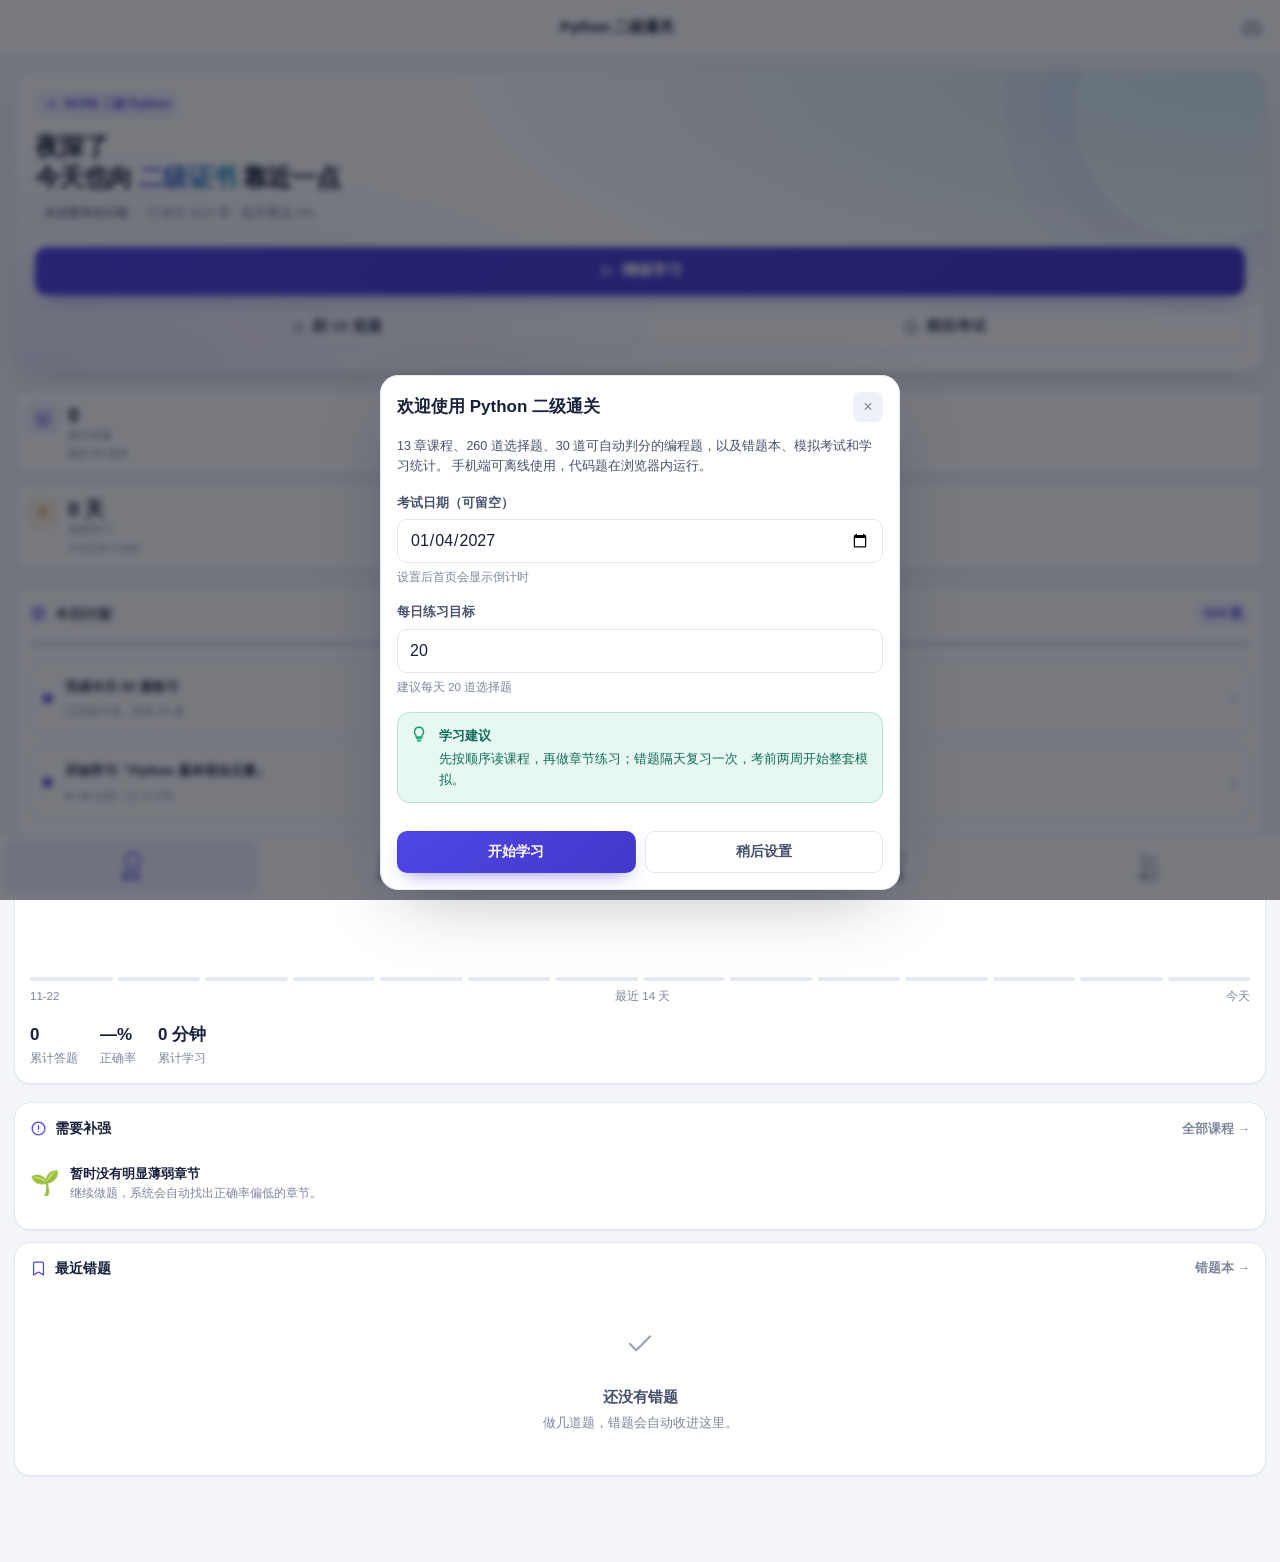
<file: index.html>
<!DOCTYPE html>
<html lang="zh-CN">
<head>
  <meta charset="UTF-8">
  <meta name="viewport" content="width=device-width, initial-scale=1.0, viewport-fit=cover">
  <meta name="theme-color" content="#4f46e5">
  <meta name="apple-mobile-web-app-capable" content="yes">
  <meta name="apple-mobile-web-app-status-bar-style" content="default">
  <meta name="apple-mobile-web-app-title" content="Python 二级">
  <title>Python 二级通关</title>
  <link rel="manifest" href="./manifest.webmanifest">
  <link rel="apple-touch-icon" href="./icons/icon-192.png">
  <link rel="icon" href="./favicon.svg" type="image/svg+xml">
  <link rel="stylesheet" href="./vendor/codemirror/lib/codemirror.css">
  <link rel="stylesheet" href="./css/app.css">
  <link rel="stylesheet" href="./css/mobile.css">
</head>
<body>
  <div class="app mobile-app">
    <header class="mobile-top">
      <button class="mobile-icon-btn" id="mobile-back" aria-label="返回" hidden>
        <svg width="20" height="20" viewBox="0 0 24 24" fill="none" stroke="currentColor" stroke-width="2" stroke-linecap="round" stroke-linejoin="round"><path d="M19 12H5"/><path d="m12 19-7-7 7-7"/></svg>
      </button>
      <div class="mobile-title" id="mobile-title">Python 二级通关</div>
      <a class="mobile-icon-btn" href="#/settings" aria-label="设置">
        <svg width="20" height="20" viewBox="0 0 24 24" fill="none" stroke="currentColor" stroke-width="1.8" stroke-linecap="round" stroke-linejoin="round"><path d="M4 21v-7M4 10V3M12 21v-9M12 8V3M20 21v-5M20 12V3"/><path d="M1 14h6M9 8h6M17 16h6"/></svg>
      </a>
    </header>

    <main class="main" id="main">
      <div class="view" id="view" aria-live="polite"></div>
    </main>

    <nav class="mobile-nav" id="mobile-nav" aria-label="主导航"></nav>
  </div>

  <div class="toast-root" id="toast-root"></div>
  <div class="modal-root" id="modal-root"></div>

  <script src="./vendor/codemirror/lib/codemirror.js"></script>
  <script src="./vendor/codemirror/mode/python/python.js"></script>
  <script type="module" src="./js/app.js"></script>
</body>
</html>
</file>
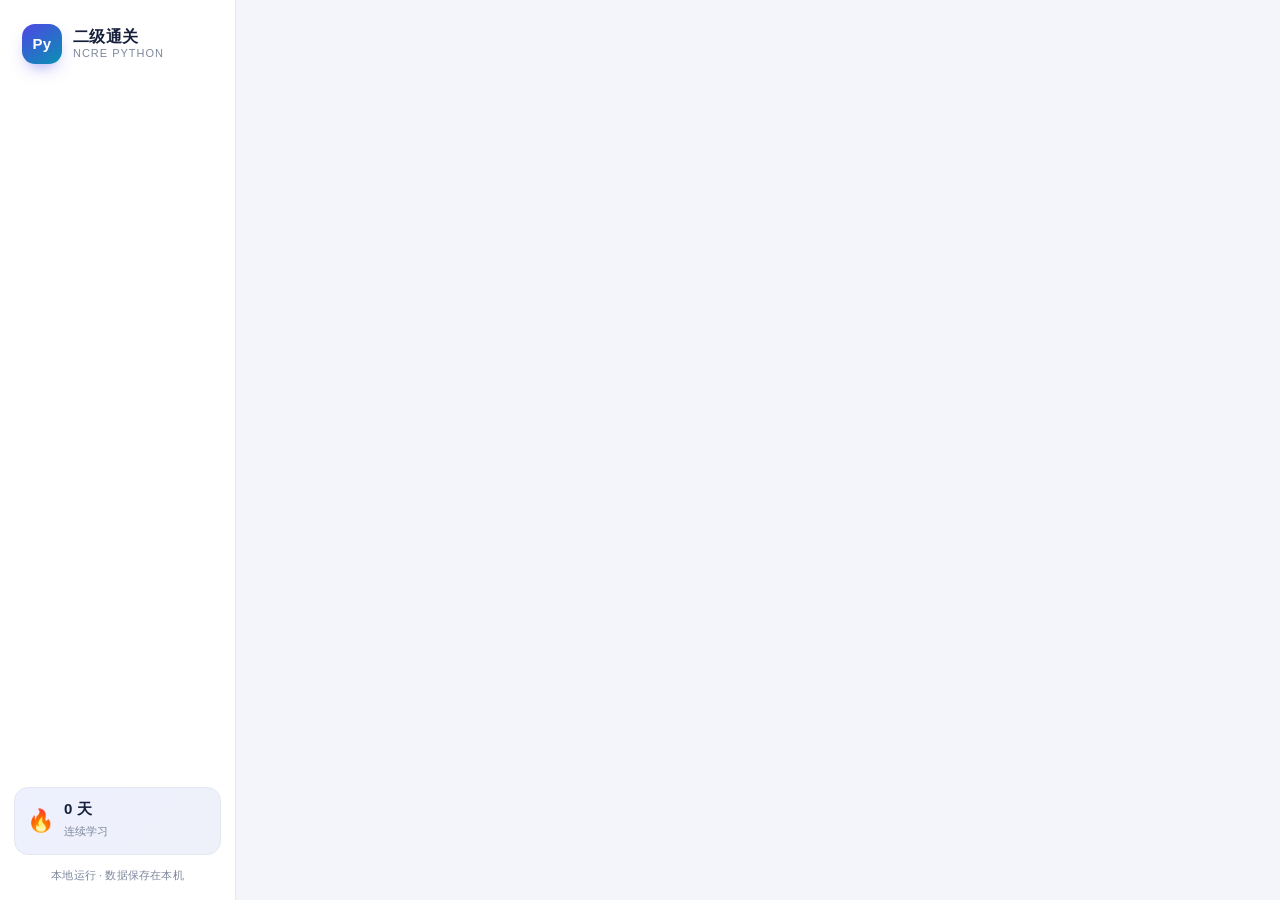
<file: web/index.html>
<!DOCTYPE html>
<html lang="zh-CN">
<head>
  <meta charset="UTF-8">
  <meta name="viewport" content="width=device-width, initial-scale=1.0">
  <meta name="color-scheme" content="light dark">
  <title>Python 二级通关</title>
  <link rel="icon" href="/favicon.svg" type="image/svg+xml">
  <link rel="stylesheet" href="/vendor/codemirror/lib/codemirror.css">
  <link rel="stylesheet" href="/css/app.css">
  <script>window.__APP_TOKEN__ = "__TOKEN__";</script>
</head>
<body>
  <div class="app" id="app">
    <aside class="sidebar" id="sidebar">
      <a class="brand" href="#/home" aria-label="返回首页">
        <span class="brand-mark">Py</span>
        <span class="brand-text">
          <strong>二级通关</strong>
          <small>NCRE Python</small>
        </span>
      </a>
      <nav class="nav" id="nav"></nav>
      <div class="sidebar-foot">
        <div class="streak-card" id="streak-card">
          <div class="streak-flame" id="streak-flame">🔥</div>
          <div>
            <strong id="streak-days">0 天</strong>
            <span>连续学习</span>
          </div>
        </div>
        <div class="side-note">本地运行 · 数据保存在本机</div>
      </div>
    </aside>

    <main class="main" id="main">
      <div class="view" id="view" aria-live="polite"></div>
    </main>
  </div>

  <div class="toast-root" id="toast-root"></div>
  <div class="modal-root" id="modal-root"></div>

  <script src="/vendor/codemirror/lib/codemirror.js"></script>
  <script src="/vendor/codemirror/mode/python/python.js"></script>
  <script type="module" src="/js/app.js"></script>
</body>
</html>
</file>
<file: vendor/codemirror/lib/codemirror.css>
/* BASICS */

.CodeMirror {
  /* Set height, width, borders, and global font properties here */
  font-family: monospace;
  height: 300px;
  color: black;
  direction: ltr;
}

/* PADDING */

.CodeMirror-lines {
  padding: 4px 0; /* Vertical padding around content */
}
.CodeMirror pre.CodeMirror-line,
.CodeMirror pre.CodeMirror-line-like {
  padding: 0 4px; /* Horizontal padding of content */
}

.CodeMirror-scrollbar-filler, .CodeMirror-gutter-filler {
  background-color: white; /* The little square between H and V scrollbars */
}

/* GUTTER */

.CodeMirror-gutters {
  border-right: 1px solid #ddd;
  background-color: #f7f7f7;
  white-space: nowrap;
}
.CodeMirror-linenumbers {}
.CodeMirror-linenumber {
  padding: 0 3px 0 5px;
  min-width: 20px;
  text-align: right;
  color: #999;
  white-space: nowrap;
}

.CodeMirror-guttermarker { color: black; }
.CodeMirror-guttermarker-subtle { color: #999; }

/* CURSOR */

.CodeMirror-cursor {
  border-left: 1px solid black;
  border-right: none;
  width: 0;
}
/* Shown when moving in bi-directional text */
.CodeMirror div.CodeMirror-secondarycursor {
  border-left: 1px solid silver;
}
.cm-fat-cursor .CodeMirror-cursor {
  width: auto;
  border: 0 !important;
  background: #7e7;
}
.cm-fat-cursor div.CodeMirror-cursors {
  z-index: 1;
}
.cm-fat-cursor .CodeMirror-line::selection,
.cm-fat-cursor .CodeMirror-line > span::selection, 
.cm-fat-cursor .CodeMirror-line > span > span::selection { background: transparent; }
.cm-fat-cursor .CodeMirror-line::-moz-selection,
.cm-fat-cursor .CodeMirror-line > span::-moz-selection,
.cm-fat-cursor .CodeMirror-line > span > span::-moz-selection { background: transparent; }
.cm-fat-cursor { caret-color: transparent; }
@-moz-keyframes blink {
  0% {}
  50% { background-color: transparent; }
  100% {}
}
@-webkit-keyframes blink {
  0% {}
  50% { background-color: transparent; }
  100% {}
}
@keyframes blink {
  0% {}
  50% { background-color: transparent; }
  100% {}
}

/* Can style cursor different in overwrite (non-insert) mode */
.CodeMirror-overwrite .CodeMirror-cursor {}

.cm-tab { display: inline-block; text-decoration: inherit; }

.CodeMirror-rulers {
  position: absolute;
  left: 0; right: 0; top: -50px; bottom: 0;
  overflow: hidden;
}
.CodeMirror-ruler {
  border-left: 1px solid #ccc;
  top: 0; bottom: 0;
  position: absolute;
}

/* DEFAULT THEME */

.cm-s-default .cm-header {color: blue;}
.cm-s-default .cm-quote {color: #090;}
.cm-negative {color: #d44;}
.cm-positive {color: #292;}
.cm-header, .cm-strong {font-weight: bold;}
.cm-em {font-style: italic;}
.cm-link {text-decoration: underline;}
.cm-strikethrough {text-decoration: line-through;}

.cm-s-default .cm-keyword {color: #708;}
.cm-s-default .cm-atom {color: #219;}
.cm-s-default .cm-number {color: #164;}
.cm-s-default .cm-def {color: #00f;}
.cm-s-default .cm-variable,
.cm-s-default .cm-punctuation,
.cm-s-default .cm-property,
.cm-s-default .cm-operator {}
.cm-s-default .cm-variable-2 {color: #05a;}
.cm-s-default .cm-variable-3, .cm-s-default .cm-type {color: #085;}
.cm-s-default .cm-comment {color: #a50;}
.cm-s-default .cm-string {color: #a11;}
.cm-s-default .cm-string-2 {color: #f50;}
.cm-s-default .cm-meta {color: #555;}
.cm-s-default .cm-qualifier {color: #555;}
.cm-s-default .cm-builtin {color: #30a;}
.cm-s-default .cm-bracket {color: #997;}
.cm-s-default .cm-tag {color: #170;}
.cm-s-default .cm-attribute {color: #00c;}
.cm-s-default .cm-hr {color: #999;}
.cm-s-default .cm-link {color: #00c;}

.cm-s-default .cm-error {color: #f00;}
.cm-invalidchar {color: #f00;}

.CodeMirror-composing { border-bottom: 2px solid; }

/* Default styles for common addons */

div.CodeMirror span.CodeMirror-matchingbracket {color: #0b0;}
div.CodeMirror span.CodeMirror-nonmatchingbracket {color: #a22;}
.CodeMirror-matchingtag { background: rgba(255, 150, 0, .3); }
.CodeMirror-activeline-background {background: #e8f2ff;}

/* STOP */

/* The rest of this file contains styles related to the mechanics of
   the editor. You probably shouldn't touch them. */

.CodeMirror {
  position: relative;
  overflow: hidden;
  background: white;
}

.CodeMirror-scroll {
  overflow: scroll !important; /* Things will break if this is overridden */
  /* 50px is the magic margin used to hide the element's real scrollbars */
  /* See overflow: hidden in .CodeMirror */
  margin-bottom: -50px; margin-right: -50px;
  padding-bottom: 50px;
  height: 100%;
  outline: none; /* Prevent dragging from highlighting the element */
  position: relative;
  z-index: 0;
}
.CodeMirror-sizer {
  position: relative;
  border-right: 50px solid transparent;
}

/* The fake, visible scrollbars. Used to force redraw during scrolling
   before actual scrolling happens, thus preventing shaking and
   flickering artifacts. */
.CodeMirror-vscrollbar, .CodeMirror-hscrollbar, .CodeMirror-scrollbar-filler, .CodeMirror-gutter-filler {
  position: absolute;
  z-index: 6;
  display: none;
  outline: none;
}
.CodeMirror-vscrollbar {
  right: 0; top: 0;
  overflow-x: hidden;
  overflow-y: scroll;
}
.CodeMirror-hscrollbar {
  bottom: 0; left: 0;
  overflow-y: hidden;
  overflow-x: scroll;
}
.CodeMirror-scrollbar-filler {
  right: 0; bottom: 0;
}
.CodeMirror-gutter-filler {
  left: 0; bottom: 0;
}

.CodeMirror-gutters {
  position: absolute; left: 0; top: 0;
  min-height: 100%;
  z-index: 3;
}
.CodeMirror-gutter {
  white-space: normal;
  height: 100%;
  display: inline-block;
  vertical-align: top;
  margin-bottom: -50px;
}
.CodeMirror-gutter-wrapper {
  position: absolute;
  z-index: 4;
  background: none !important;
  border: none !important;
}
.CodeMirror-gutter-background {
  position: absolute;
  top: 0; bottom: 0;
  z-index: 4;
}
.CodeMirror-gutter-elt {
  position: absolute;
  cursor: default;
  z-index: 4;
}
.CodeMirror-gutter-wrapper ::selection { background-color: transparent }
.CodeMirror-gutter-wrapper ::-moz-selection { background-color: transparent }

.CodeMirror-lines {
  cursor: text;
  min-height: 1px; /* prevents collapsing before first draw */
}
.CodeMirror pre.CodeMirror-line,
.CodeMirror pre.CodeMirror-line-like {
  /* Reset some styles that the rest of the page might have set */
  -moz-border-radius: 0; -webkit-border-radius: 0; border-radius: 0;
  border-width: 0;
  background: transparent;
  font-family: inherit;
  font-size: inherit;
  margin: 0;
  white-space: pre;
  word-wrap: normal;
  line-height: inherit;
  color: inherit;
  z-index: 2;
  position: relative;
  overflow: visible;
  -webkit-tap-highlight-color: transparent;
  -webkit-font-variant-ligatures: contextual;
  font-variant-ligatures: contextual;
}
.CodeMirror-wrap pre.CodeMirror-line,
.CodeMirror-wrap pre.CodeMirror-line-like {
  word-wrap: break-word;
  white-space: pre-wrap;
  word-break: normal;
}

.CodeMirror-linebackground {
  position: absolute;
  left: 0; right: 0; top: 0; bottom: 0;
  z-index: 0;
}

.CodeMirror-linewidget {
  position: relative;
  z-index: 2;
  padding: 0.1px; /* Force widget margins to stay inside of the container */
}

.CodeMirror-widget {}

.CodeMirror-rtl pre { direction: rtl; }

.CodeMirror-code {
  outline: none;
}

/* Force content-box sizing for the elements where we expect it */
.CodeMirror-scroll,
.CodeMirror-sizer,
.CodeMirror-gutter,
.CodeMirror-gutters,
.CodeMirror-linenumber {
  -moz-box-sizing: content-box;
  box-sizing: content-box;
}

.CodeMirror-measure {
  position: absolute;
  width: 100%;
  height: 0;
  overflow: hidden;
  visibility: hidden;
}

.CodeMirror-cursor {
  position: absolute;
  pointer-events: none;
}
.CodeMirror-measure pre { position: static; }

div.CodeMirror-cursors {
  visibility: hidden;
  position: relative;
  z-index: 3;
}
div.CodeMirror-dragcursors {
  visibility: visible;
}

.CodeMirror-focused div.CodeMirror-cursors {
  visibility: visible;
}

.CodeMirror-selected { background: #d9d9d9; }
.CodeMirror-focused .CodeMirror-selected { background: #d7d4f0; }
.CodeMirror-crosshair { cursor: crosshair; }
.CodeMirror-line::selection, .CodeMirror-line > span::selection, .CodeMirror-line > span > span::selection { background: #d7d4f0; }
.CodeMirror-line::-moz-selection, .CodeMirror-line > span::-moz-selection, .CodeMirror-line > span > span::-moz-selection { background: #d7d4f0; }

.cm-searching {
  background-color: #ffa;
  background-color: rgba(255, 255, 0, .4);
}

/* Used to force a border model for a node */
.cm-force-border { padding-right: .1px; }

@media print {
  /* Hide the cursor when printing */
  .CodeMirror div.CodeMirror-cursors {
    visibility: hidden;
  }
}

/* See issue #2901 */
.cm-tab-wrap-hack:after { content: ''; }

/* Help users use markselection to safely style text background */
span.CodeMirror-selectedtext { background: none; }
</file>
<file: css/app.css>
/* ==========================================================================
   Python 二级通关 — design system
   ========================================================================== */
:root {
  --bg: #f3f5fb;
  --surface: #ffffff;
  --surface-2: #eef1f8;
  --surface-3: #e4e9f4;
  --text: #16203a;
  --text-2: #46516b;
  --muted: #7c869c;
  --line: #e2e7f1;
  --line-strong: #cfd6e6;
  --primary: #4f46e5;
  --primary-strong: #4338ca;
  --primary-soft: #eef0ff;
  --primary-2: #0891b2;
  --green: #0f9f6e;
  --green-soft: #e6f8f1;
  --red: #dc3d43;
  --red-soft: #fdecec;
  --amber: #c2740a;
  --amber-soft: #fdf3e2;
  --blue-soft: #e8f2ff;
  --shadow-sm: 0 1px 2px rgba(16, 24, 40, .05);
  --shadow: 0 1px 2px rgba(16, 24, 40, .04), 0 14px 34px -18px rgba(16, 24, 40, .22);
  --shadow-lg: 0 24px 70px -24px rgba(16, 24, 40, .35);
  --radius: 18px;
  --radius-sm: 12px;
  --radius-xs: 9px;
  --sidebar-w: 236px;
  --font: "Microsoft YaHei UI", "PingFang SC", "Hiragino Sans GB", -apple-system, "Segoe UI", sans-serif;
  --mono: "Cascadia Code", "JetBrains Mono", Consolas, "Courier New", monospace;
}

html[data-theme="dark"] {
  --bg: #0a0e16;
  --surface: #121926;
  --surface-2: #192233;
  --surface-3: #222d42;
  --text: #e8eefb;
  --text-2: #b7c2d6;
  --muted: #8391a8;
  --line: #233047;
  --line-strong: #33425e;
  --primary: #818cf8;
  --primary-strong: #a5b4fc;
  --primary-soft: #1d2547;
  --primary-2: #22d3ee;
  --green: #34d399;
  --green-soft: #0d2a23;
  --red: #f87171;
  --red-soft: #2e1619;
  --amber: #fbbf24;
  --amber-soft: #2c2413;
  --blue-soft: #16243c;
  --shadow-sm: 0 1px 2px rgba(0, 0, 0, .3);
  --shadow: 0 1px 2px rgba(0, 0, 0, .25), 0 18px 40px -20px rgba(0, 0, 0, .7);
  --shadow-lg: 0 28px 80px -28px rgba(0, 0, 0, .85);
}

* { box-sizing: border-box; }
html, body { height: 100%; }
body {
  margin: 0;
  background: var(--bg);
  color: var(--text);
  font-family: var(--font);
  font-size: 15px;
  line-height: 1.62;
  -webkit-font-smoothing: antialiased;
}
a { color: inherit; text-decoration: none; }
button, input, select, textarea { font-family: inherit; font-size: inherit; color: inherit; }
button { cursor: pointer; }
::selection { background: color-mix(in srgb, var(--primary) 24%, transparent); }
:focus-visible { outline: 2px solid var(--primary); outline-offset: 2px; }

/* scrollbars */
* { scrollbar-width: thin; scrollbar-color: var(--line-strong) transparent; }
*::-webkit-scrollbar { width: 9px; height: 9px; }
*::-webkit-scrollbar-thumb { background: var(--line-strong); border-radius: 99px; border: 2px solid transparent; background-clip: content-box; }
*::-webkit-scrollbar-track { background: transparent; }

/* ==========================================================================
   Layout
   ========================================================================== */
.app { min-height: 100vh; }
.sidebar {
  position: fixed;
  inset: 0 auto 0 0;
  width: var(--sidebar-w);
  display: flex;
  flex-direction: column;
  padding: 20px 14px 16px;
  background: var(--surface);
  border-right: 1px solid var(--line);
  z-index: 30;
}
.main {
  margin-left: var(--sidebar-w);
  min-height: 100vh;
  padding: 28px 34px 64px;
}
.view { max-width: 1240px; margin: 0 auto; }

.brand { display: flex; align-items: center; gap: 11px; padding: 4px 8px 20px; }
.brand-mark {
  display: grid; place-items: center;
  width: 40px; height: 40px; border-radius: 13px;
  background: linear-gradient(145deg, var(--primary), var(--primary-2));
  color: #fff; font-weight: 800; font-size: 15px; letter-spacing: .3px;
  box-shadow: 0 8px 18px -8px color-mix(in srgb, var(--primary) 70%, transparent);
}
.brand-text { display: flex; flex-direction: column; line-height: 1.25; }
.brand-text strong { font-size: 16px; letter-spacing: .02em; }
.brand-text small { color: var(--muted); font-size: 11px; letter-spacing: .09em; text-transform: uppercase; }

.nav { display: flex; flex-direction: column; gap: 3px; overflow-y: auto; flex: 1; padding-right: 2px; }
.nav-label {
  margin: 16px 10px 6px; font-size: 11px; font-weight: 700;
  color: var(--muted); letter-spacing: .12em;
}
.nav-item {
  display: flex; align-items: center; gap: 10px;
  padding: 9px 11px; border-radius: 11px;
  color: var(--text-2); font-size: 14px; font-weight: 500;
  transition: background .16s ease, color .16s ease;
  position: relative;
}
.nav-item:hover { background: var(--surface-2); color: var(--text); }
.nav-item.active { background: var(--primary-soft); color: var(--primary); font-weight: 700; }
.nav-item.active::before {
  content: ""; position: absolute; left: -14px; top: 9px; bottom: 9px;
  width: 3px; border-radius: 0 3px 3px 0; background: var(--primary);
}
.nav-icon { width: 18px; height: 18px; flex: none; }
.nav-icon svg { width: 18px; height: 18px; }
.nav-badge {
  margin-left: auto; min-width: 20px; padding: 0 6px; height: 19px;
  display: grid; place-items: center; border-radius: 99px;
  background: var(--red); color: #fff; font-size: 11px; font-weight: 700;
}

.sidebar-foot { padding-top: 14px; }
.streak-card {
  display: flex; align-items: center; gap: 10px;
  padding: 12px; border-radius: 14px;
  background: linear-gradient(135deg, var(--primary-soft), var(--surface-2));
  border: 1px solid var(--line);
}
.streak-flame { font-size: 22px; filter: saturate(1.1); }
.streak-card strong { display: block; font-size: 15px; line-height: 1.2; }
.streak-card span { font-size: 11px; color: var(--muted); }
.side-note { margin-top: 12px; font-size: 10.5px; color: var(--muted); text-align: center; letter-spacing: .02em; }

/* ==========================================================================
   Common
   ========================================================================== */
.page { animation: pageIn .28s ease both; }
.no-anim { animation: none !important; }
@keyframes pageIn { from { opacity: 0; transform: translateY(7px); } to { opacity: 1; transform: none; } }
.page-head { display: flex; align-items: flex-end; justify-content: space-between; gap: 22px; margin-bottom: 24px; flex-wrap: wrap; }
.eyebrow { font-size: 11.5px; font-weight: 800; letter-spacing: .16em; color: var(--primary); text-transform: uppercase; margin-bottom: 6px; }
.page-title { margin: 0; font-size: 29px; line-height: 1.2; letter-spacing: -.02em; font-weight: 800; }
.page-sub { margin: 7px 0 0; color: var(--muted); font-size: 13.5px; max-width: 720px; }
.page-actions { display: flex; gap: 9px; align-items: center; flex-wrap: wrap; }

.card {
  background: var(--surface);
  border: 1px solid var(--line);
  border-radius: var(--radius);
  box-shadow: var(--shadow-sm);
}
.card-head { display: flex; align-items: center; justify-content: space-between; gap: 12px; padding: 18px 20px 0; }
.card-title { font-size: 15px; font-weight: 750; margin: 0; display: flex; align-items: center; gap: 8px; }
.card-title svg { width: 17px; height: 17px; color: var(--primary); }
.card-body { padding: 18px 20px 20px; }
.card-link { font-size: 12.5px; color: var(--muted); font-weight: 600; }
.card-link:hover { color: var(--primary); }

.grid { display: grid; gap: 16px; }
.grid-2 { grid-template-columns: repeat(2, minmax(0, 1fr)); }
.grid-3 { grid-template-columns: repeat(3, minmax(0, 1fr)); }
.grid-4 { grid-template-columns: repeat(4, minmax(0, 1fr)); }
.stack { display: flex; flex-direction: column; gap: 16px; }
.row { display: flex; align-items: center; gap: 10px; }
.spacer { flex: 1; }
.muted { color: var(--muted); }
.small { font-size: 12.5px; }
.tiny { font-size: 11.5px; }
.strong { font-weight: 700; }
.mono { font-family: var(--mono); }

.btn {
  display: inline-flex; align-items: center; justify-content: center; gap: 7px;
  height: 38px; padding: 0 15px; border-radius: 10px;
  border: 1px solid transparent; background: var(--surface-2); color: var(--text);
  font-size: 13.5px; font-weight: 650; white-space: nowrap;
  transition: transform .12s ease, background .16s ease, box-shadow .16s ease, border-color .16s ease;
}
.btn:hover { transform: translateY(-1px); }
.btn:active { transform: translateY(0); }
.btn svg { width: 16px; height: 16px; }
.btn-primary {
  background: linear-gradient(140deg, var(--primary), var(--primary-strong));
  color: #fff; box-shadow: 0 8px 20px -10px color-mix(in srgb, var(--primary) 80%, transparent);
}
.btn-primary:hover { box-shadow: 0 12px 26px -10px color-mix(in srgb, var(--primary) 85%, transparent); }
.btn-ghost { background: transparent; border-color: var(--line); color: var(--text-2); }
.btn-ghost:hover { background: var(--surface-2); color: var(--text); }
.btn-soft { background: var(--primary-soft); color: var(--primary); }
.btn-danger { background: var(--red-soft); color: var(--red); }
.btn-success { background: var(--green-soft); color: var(--green); }
.btn-sm { height: 31px; padding: 0 11px; font-size: 12.5px; border-radius: 8px; }
.btn-lg { height: 46px; padding: 0 22px; font-size: 15px; border-radius: 12px; }
.btn-block { width: 100%; }
.btn[disabled] { opacity: .5; cursor: not-allowed; transform: none; }

.badge {
  display: inline-flex; align-items: center; gap: 5px;
  padding: 2px 8px; border-radius: 99px;
  background: var(--surface-2); color: var(--text-2);
  font-size: 11.5px; font-weight: 650; line-height: 1.7;
}
.badge-primary { background: var(--primary-soft); color: var(--primary); }
.badge-green { background: var(--green-soft); color: var(--green); }
.badge-red { background: var(--red-soft); color: var(--red); }
.badge-amber { background: var(--amber-soft); color: var(--amber); }
.badge-outline { background: transparent; border: 1px solid var(--line); color: var(--muted); }

.chip {
  display: inline-flex; align-items: center; gap: 6px;
  height: 32px; padding: 0 12px; border-radius: 99px;
  border: 1px solid var(--line); background: var(--surface);
  color: var(--text-2); font-size: 12.5px; font-weight: 600;
  transition: all .15s ease;
}
.chip:hover { border-color: var(--line-strong); }
.chip.active { background: var(--primary); border-color: var(--primary); color: #fff; }

.progress { height: 7px; border-radius: 99px; background: var(--surface-3); overflow: hidden; }
.progress-bar { height: 100%; border-radius: 99px; background: linear-gradient(90deg, var(--primary), var(--primary-2)); transition: width .4s ease; }
.progress-sm { height: 5px; }
.progress-green .progress-bar { background: linear-gradient(90deg, var(--green), #34d399); }

/* ==========================================================================
   Home
   ========================================================================== */
.hero {
  position: relative; overflow: hidden;
  display: grid; grid-template-columns: minmax(0, 1.55fr) minmax(260px, .85fr);
  gap: 26px; padding: 28px 30px; border-radius: 24px;
  background:
    radial-gradient(120% 160% at 100% 0%, color-mix(in srgb, var(--primary-2) 16%, transparent), transparent 55%),
    radial-gradient(90% 130% at 0% 100%, color-mix(in srgb, var(--primary) 13%, transparent), transparent 60%),
    var(--surface);
  border: 1px solid var(--line);
  box-shadow: var(--shadow);
  margin-bottom: 18px;
}
.hero::after {
  content: ""; position: absolute; right: -70px; top: -90px; width: 260px; height: 260px;
  border-radius: 50%; border: 1px solid color-mix(in srgb, var(--primary) 18%, transparent);
  box-shadow: 0 0 0 34px color-mix(in srgb, var(--primary) 4%, transparent),
              0 0 0 70px color-mix(in srgb, var(--primary) 3%, transparent);
  pointer-events: none;
}
.hero-kicker { display: inline-flex; align-items: center; gap: 7px; font-size: 12px; font-weight: 700; color: var(--primary); background: var(--primary-soft); padding: 4px 10px; border-radius: 99px; }
.hero h1 { margin: 14px 0 8px; font-size: 31px; line-height: 1.25; letter-spacing: -.025em; }
.hero h1 em { font-style: normal; background: linear-gradient(100deg, var(--primary), var(--primary-2)); -webkit-background-clip: text; background-clip: text; color: transparent; }
.hero p { margin: 0; color: var(--muted); font-size: 13.5px; max-width: 560px; }
.hero-actions { display: flex; gap: 10px; margin-top: 20px; flex-wrap: wrap; }
.hero-side { display: flex; flex-direction: column; justify-content: center; align-items: center; gap: 10px; }
.ring-wrap { position: relative; width: 132px; height: 132px; }
.ring-wrap svg { transform: rotate(-90deg); }
.ring-bg { fill: none; stroke: var(--surface-3); stroke-width: 9; }
.ring-fg { fill: none; stroke: url(#ringGrad); stroke-width: 9; stroke-linecap: round; transition: stroke-dashoffset .7s cubic-bezier(.2,.7,.3,1); }
.ring-center { position: absolute; inset: 0; display: grid; place-content: center; text-align: center; }
.ring-center strong { font-size: 25px; line-height: 1.05; letter-spacing: -.02em; }
.ring-center span { font-size: 11px; color: var(--muted); }
.hero-side .ring-label { font-size: 12px; color: var(--muted); }

.stat {
  display: flex; gap: 13px; align-items: flex-start;
  padding: 17px 18px; border-radius: var(--radius);
  background: var(--surface); border: 1px solid var(--line); box-shadow: var(--shadow-sm);
}
.stat-icon { width: 38px; height: 38px; border-radius: 11px; display: grid; place-items: center; flex: none; background: var(--primary-soft); color: var(--primary); }
.stat-icon svg { width: 19px; height: 19px; }
.stat-icon.green { background: var(--green-soft); color: var(--green); }
.stat-icon.amber { background: var(--amber-soft); color: var(--amber); }
.stat-icon.red { background: var(--red-soft); color: var(--red); }
.stat-value { font-size: 23px; font-weight: 800; line-height: 1.2; letter-spacing: -.02em; }
.stat-label { font-size: 12px; color: var(--muted); }
.stat-sub { font-size: 11.5px; color: var(--muted); margin-top: 3px; }

.plan-item {
  display: flex; align-items: center; gap: 13px; padding: 13px 14px;
  border-radius: 13px; border: 1px solid var(--line); background: var(--surface);
  transition: border-color .16s ease, transform .16s ease;
}
.plan-item + .plan-item { margin-top: 10px; }
.plan-item:hover { border-color: var(--line-strong); transform: translateY(-1px); }
.plan-dot { width: 9px; height: 9px; border-radius: 50%; background: var(--primary); box-shadow: 0 0 0 4px var(--primary-soft); flex: none; }
.plan-title { font-size: 13.5px; font-weight: 650; }
.plan-desc { font-size: 11.5px; color: var(--muted); }
.plan-arrow { color: var(--muted); font-size: 17px; }

.list-row { display: flex; align-items: center; gap: 10px; padding: 10px 0; border-bottom: 1px dashed var(--line); }
.list-row:last-child { border-bottom: 0; padding-bottom: 0; }
.list-row .grow { min-width: 0; flex: 1; }
.list-row .ellipsis { overflow: hidden; text-overflow: ellipsis; white-space: nowrap; }

.chapter-strip { display: flex; flex-direction: column; gap: 12px; }
.chapter-strip-row { display: flex; align-items: center; gap: 12px; }
.chapter-strip-name { width: 190px; font-size: 12.5px; color: var(--text-2); overflow: hidden; text-overflow: ellipsis; white-space: nowrap; }
.chapter-strip .progress { flex: 1; }
.chapter-strip-val { width: 44px; text-align: right; font-size: 11.5px; color: var(--muted); font-variant-numeric: tabular-nums; }

.empty { text-align: center; padding: 46px 20px; color: var(--muted); }
.empty-icon { font-size: 34px; margin-bottom: 10px; opacity: .75; }
.empty strong { display: block; color: var(--text-2); font-size: 15px; margin-bottom: 4px; }

/* ==========================================================================
   Learn / chapter list
   ========================================================================== */
.module-row { display: flex; gap: 8px; flex-wrap: wrap; margin-bottom: 18px; }
.module-chip {
  display: inline-flex; align-items: center; gap: 7px;
  height: 34px; padding: 0 13px; border-radius: 99px;
  border: 1px solid var(--line); background: var(--surface);
  font-size: 12.5px; font-weight: 650; color: var(--text-2);
}
.module-chip.active { background: var(--text); color: var(--surface); border-color: var(--text); }
.module-dot { width: 8px; height: 8px; border-radius: 50%; }

.chapter-grid { display: grid; grid-template-columns: repeat(3, minmax(0, 1fr)); gap: 15px; }
.chapter-card {
  position: relative; display: flex; flex-direction: column; gap: 11px;
  padding: 19px; border-radius: var(--radius);
  border: 1px solid var(--line); background: var(--surface);
  box-shadow: var(--shadow-sm); transition: transform .18s ease, box-shadow .18s ease, border-color .18s ease;
  min-height: 205px;
}
.chapter-card:hover { transform: translateY(-3px); box-shadow: var(--shadow); border-color: var(--line-strong); }
.chapter-card-top { display: flex; align-items: center; justify-content: space-between; gap: 10px; }
.chapter-num { font-size: 11.5px; font-weight: 800; color: var(--muted); letter-spacing: .08em; }
.chapter-card h3 { margin: 0; font-size: 16.5px; line-height: 1.35; letter-spacing: -.01em; }
.chapter-card p { margin: 0; font-size: 12.5px; color: var(--muted); line-height: 1.6; min-height: 40px; }
.chapter-meta { display: flex; gap: 12px; font-size: 11.5px; color: var(--muted); }
.chapter-foot { margin-top: auto; display: flex; align-items: center; gap: 10px; }
.chapter-foot .progress { flex: 1; }
.chapter-read { font-size: 11px; font-weight: 700; color: var(--green); display: inline-flex; align-items: center; gap: 4px; }

/* ==========================================================================
   Chapter detail / prose
   ========================================================================== */
.chapter-layout { display: grid; grid-template-columns: minmax(0, 1fr) 268px; gap: 26px; align-items: start; }
.chapter-main { min-width: 0; }
.chapter-aside { position: sticky; top: 24px; display: flex; flex-direction: column; gap: 14px; }
.aside-card { padding: 17px; border-radius: var(--radius); background: var(--surface); border: 1px solid var(--line); }
.aside-card h4 { margin: 0 0 10px; font-size: 12px; letter-spacing: .1em; color: var(--muted); text-transform: uppercase; }
.objective-list { margin: 0; padding-left: 18px; font-size: 12.5px; color: var(--text-2); }
.objective-list li { margin: 5px 0; }
.toc-list { display: flex; flex-direction: column; gap: 2px; }
.toc-item { font-size: 12.5px; color: var(--muted); padding: 5px 8px; border-radius: 7px; }
.toc-item:hover { background: var(--surface-2); color: var(--text); }

.chapter-hero { padding: 26px 28px; border-radius: 22px; background: var(--surface); border: 1px solid var(--line); box-shadow: var(--shadow-sm); margin-bottom: 18px; }
.chapter-hero h1 { margin: 8px 0 6px; font-size: 28px; letter-spacing: -.02em; line-height: 1.25; }
.chapter-hero .sub { color: var(--muted); font-size: 13.5px; }
.chapter-hero-meta { display: flex; gap: 14px; margin-top: 14px; font-size: 12px; color: var(--muted); flex-wrap: wrap; }

.prose { font-size: 14.5px; color: var(--text-2); line-height: 1.85; }
.prose h2 { font-size: 19px; color: var(--text); margin: 30px 0 10px; letter-spacing: -.01em; display: flex; align-items: center; gap: 9px; }
.prose h2::before { content: ""; width: 4px; height: 18px; border-radius: 4px; background: linear-gradient(180deg, var(--primary), var(--primary-2)); flex: none; }
.prose p { margin: 8px 0; }
.prose strong { color: var(--text); font-weight: 750; }
.prose ul, .prose ol { margin: 8px 0; padding-left: 22px; }
.prose li { margin: 4px 0; }
.prose code { font-family: var(--mono); font-size: 12.9px; background: var(--surface-2); border: 1px solid var(--line); padding: 1px 5px; border-radius: 5px; color: var(--text); }
.prose table { width: 100%; border-collapse: separate; border-spacing: 0; margin: 12px 0; font-size: 13px; border: 1px solid var(--line); border-radius: 10px; overflow: hidden; }
.prose th, .prose td { padding: 9px 12px; text-align: left; border-bottom: 1px solid var(--line); }
.prose th { background: var(--surface-2); color: var(--text); font-weight: 700; font-size: 12.5px; }
.prose tr:last-child td { border-bottom: 0; }
.prose td { color: var(--text-2); }

.callout { display: flex; gap: 11px; padding: 14px 16px; border-radius: 13px; margin: 14px 0; border: 1px solid transparent; font-size: 13.5px; }
.callout-icon { flex: none; font-size: 16px; line-height: 1.3; }
.callout-body { min-width: 0; }
.callout strong.title { display: block; margin-bottom: 3px; font-size: 13px; }
.callout p { margin: 4px 0; }
.callout.tip { background: var(--green-soft); border-color: color-mix(in srgb, var(--green) 22%, transparent); color: color-mix(in srgb, var(--green) 60%, var(--text)); }
.callout.tip .callout-icon { color: var(--green); }
.callout.warn { background: var(--amber-soft); border-color: color-mix(in srgb, var(--amber) 24%, transparent); color: color-mix(in srgb, var(--amber) 55%, var(--text)); }
.callout.warn .callout-icon { color: var(--amber); }

.code-block { margin: 14px 0; border-radius: 14px; overflow: hidden; border: 1px solid var(--line); background: #0f1520; box-shadow: var(--shadow-sm); }
.code-head { display: flex; align-items: center; gap: 10px; padding: 9px 12px 9px 15px; background: #161d2b; border-bottom: 1px solid #232d3f; color: #aab4c6; }
.code-dots { display: flex; gap: 5px; }
.code-dots i { width: 8px; height: 8px; border-radius: 50%; background: #3a465a; display: block; }
.code-dots i:first-child { background: #f87171; }
.code-dots i:nth-child(2) { background: #fbbf24; }
.code-dots i:nth-child(3) { background: #34d399; }
.code-title { font-size: 12px; font-weight: 650; color: #cbd5e1; overflow: hidden; text-overflow: ellipsis; white-space: nowrap; }
.code-actions { margin-left: auto; display: flex; gap: 6px; }
.code-btn { border: 1px solid #2c374b; background: #1b2434; color: #c3cddd; font-size: 11.5px; font-weight: 650; height: 26px; padding: 0 9px; border-radius: 6px; display: inline-flex; align-items: center; gap: 5px; }
.code-btn:hover { background: #243047; color: #fff; }
.code-btn.primary { background: #4f46e5; border-color: #4f46e5; color: #fff; }
.code-btn.primary:hover { background: #4338ca; }
.code-body { margin: 0; padding: 15px 17px; overflow: auto; font-family: var(--mono); font-size: 12.8px; line-height: 1.7; color: #e2e8f0; tab-size: 4; }
.code-body code { background: none; border: 0; padding: 0; color: inherit; font-size: inherit; }
.code-note { padding: 9px 15px; background: #131a26; border-top: 1px solid #212b3c; color: #93a1b8; font-size: 11.5px; }
.code-out { border-top: 1px solid #212b3c; background: #0b111a; }
.code-out-head { padding: 7px 15px; font-size: 11px; color: #7d8ba1; letter-spacing: .06em; display: flex; justify-content: space-between; }
.code-out pre { margin: 0; padding: 0 15px 13px; font-family: var(--mono); font-size: 12px; color: #b9e6c9; white-space: pre-wrap; word-break: break-word; }
.code-out.error pre { color: #fca5a5; }

.kv-table { width: 100%; border-collapse: collapse; font-size: 13px; }
.kv-table th, .kv-table td { padding: 9px 12px; text-align: left; border-bottom: 1px solid var(--line); }
.kv-table th { color: var(--muted); font-weight: 650; font-size: 12px; background: var(--surface-2); }
.kv-table tr:last-child td { border-bottom: 0; }

.chapter-end { margin-top: 26px; padding: 22px; border-radius: var(--radius); background: linear-gradient(140deg, var(--surface), var(--primary-soft)); border: 1px solid var(--line); }
.chapter-end h3 { margin: 0 0 8px; font-size: 16px; }
.chapter-end p { margin: 0 0 14px; color: var(--muted); font-size: 13px; }

/* ==========================================================================
   Questions
   ========================================================================== */
.q-layout { max-width: 900px; margin: 0 auto; }
.q-card { padding: 24px 26px; border-radius: 20px; background: var(--surface); border: 1px solid var(--line); box-shadow: var(--shadow-sm); }
.q-meta { display: flex; align-items: center; gap: 8px; flex-wrap: wrap; margin-bottom: 14px; }
.q-index { font-size: 11.5px; font-weight: 800; color: var(--muted); letter-spacing: .08em; }
.q-stem { font-size: 17px; line-height: 1.72; font-weight: 650; color: var(--text); margin: 0 0 6px; white-space: pre-wrap; }
.q-code { margin: 12px 0 4px; padding: 13px 15px; border-radius: 11px; background: #0f1520; color: #e2e8f0; font-family: var(--mono); font-size: 12.6px; line-height: 1.65; overflow: auto; white-space: pre; border: 1px solid #232d3f; }
.options { display: flex; flex-direction: column; gap: 9px; margin-top: 17px; }
.option {
  display: flex; align-items: flex-start; gap: 12px; width: 100%;
  padding: 13px 15px; border-radius: 12px; text-align: left;
  border: 1.5px solid var(--line); background: var(--surface);
  color: var(--text-2); font-size: 14px; line-height: 1.55;
  transition: border-color .15s ease, background .15s ease, transform .12s ease;
}
.option:hover:not(.disabled) { border-color: var(--primary); background: var(--primary-soft); transform: translateX(2px); }
.option-key {
  flex: none; width: 24px; height: 24px; border-radius: 7px;
  display: grid; place-items: center; background: var(--surface-2);
  font-size: 11.5px; font-weight: 800; color: var(--muted); font-family: var(--mono);
}
.option.selected { border-color: var(--primary); background: var(--primary-soft); color: var(--text); }
.option.selected .option-key { background: var(--primary); color: #fff; }
.option.correct { border-color: var(--green); background: var(--green-soft); color: var(--text); }
.option.correct .option-key { background: var(--green); color: #fff; }
.option.wrong { border-color: var(--red); background: var(--red-soft); color: var(--text); }
.option.wrong .option-key { background: var(--red); color: #fff; }
.option.disabled { cursor: default; }
.option-text { min-width: 0; }
.option-text code { font-family: var(--mono); font-size: 12.6px; background: color-mix(in srgb, var(--surface-2) 70%, transparent); padding: 1px 4px; border-radius: 4px; }

.feedback { margin-top: 18px; border-radius: 14px; border: 1px solid var(--line); overflow: hidden; animation: pageIn .22s ease both; }
.feedback-head { display: flex; align-items: center; gap: 9px; padding: 11px 15px; font-size: 13px; font-weight: 750; }
.feedback.ok { border-color: color-mix(in srgb, var(--green) 30%, transparent); }
.feedback.ok .feedback-head { background: var(--green-soft); color: var(--green); }
.feedback.bad { border-color: color-mix(in srgb, var(--red) 30%, transparent); }
.feedback.bad .feedback-head { background: var(--red-soft); color: var(--red); }
.feedback-body { padding: 14px 16px; font-size: 13.5px; line-height: 1.75; color: var(--text-2); background: var(--surface); }
.feedback-body p { margin: 0 0 8px; }
.feedback-body p:last-child { margin-bottom: 0; }
.feedback-body strong { color: var(--text); }

.q-actions { display: flex; align-items: center; gap: 9px; margin-top: 20px; flex-wrap: wrap; }
.q-actions .spacer { flex: 1; }
.bookmark-btn { background: transparent; border: 1px solid var(--line); color: var(--muted); width: 38px; height: 38px; border-radius: 10px; display: grid; place-items: center; }
.bookmark-btn.on { color: var(--amber); background: var(--amber-soft); border-color: color-mix(in srgb, var(--amber) 30%, transparent); }
.bookmark-btn svg { width: 17px; height: 17px; }

.session-bar { display: flex; align-items: center; gap: 12px; margin-bottom: 16px; padding: 11px 15px; border-radius: 13px; background: var(--surface); border: 1px solid var(--line); }
.session-bar .progress { flex: 1; }
.session-count { font-size: 12px; color: var(--muted); font-variant-numeric: tabular-nums; }
.session-score { display: flex; gap: 12px; font-size: 12px; color: var(--muted); }
.session-score b { color: var(--text); }

.quiz-embed { margin: 18px 0; padding: 18px; border-radius: 15px; border: 1px dashed color-mix(in srgb, var(--primary) 35%, var(--line)); background: color-mix(in srgb, var(--primary-soft) 45%, var(--surface)); }
.quiz-embed .q-stem { font-size: 15px; font-weight: 650; }
.quiz-embed .options { margin-top: 12px; }
.quiz-embed .option { background: var(--surface); padding: 10px 12px; font-size: 13px; }

.result-hero { text-align: center; padding: 34px 20px 28px; border-radius: 24px; background: var(--surface); border: 1px solid var(--line); box-shadow: var(--shadow-sm); }
.result-score { font-size: 54px; font-weight: 850; letter-spacing: -.04em; line-height: 1; background: linear-gradient(120deg, var(--primary), var(--primary-2)); -webkit-background-clip: text; background-clip: text; color: transparent; }
.result-label { font-size: 12px; color: var(--muted); letter-spacing: .14em; margin-top: 8px; }
.result-stats { display: flex; justify-content: center; gap: 34px; margin-top: 22px; flex-wrap: wrap; }
.result-stat strong { display: block; font-size: 20px; }
.result-stat span { font-size: 11.5px; color: var(--muted); }

/* ==========================================================================
   Wrong book / lists
   ========================================================================== */
.wrong-card { padding: 17px 18px; border-radius: 15px; border: 1px solid var(--line); background: var(--surface); }
.wrong-card + .wrong-card { margin-top: 11px; }
.wrong-head { display: flex; align-items: flex-start; gap: 12px; }
.wrong-stem { font-size: 13.8px; line-height: 1.65; font-weight: 600; flex: 1; }
.wrong-meta { display: flex; gap: 10px; align-items: center; margin-top: 10px; flex-wrap: wrap; }
.wrong-actions { display: flex; gap: 7px; }
.due-dot { width: 7px; height: 7px; border-radius: 50%; background: var(--red); display: inline-block; }

.filter-bar { display: flex; align-items: center; gap: 9px; flex-wrap: wrap; margin-bottom: 16px; }
.search-box { position: relative; flex: 1; min-width: 200px; }
.search-box input { width: 100%; height: 38px; padding: 0 13px 0 36px; border-radius: 10px; border: 1px solid var(--line); background: var(--surface); font-size: 13px; }
.search-box svg { position: absolute; left: 12px; top: 50%; transform: translateY(-50%); width: 16px; height: 16px; color: var(--muted); }

/* ==========================================================================
   Code practice
   ========================================================================== */
.code-layout { display: grid; grid-template-columns: minmax(0, 1fr) minmax(0, 1.12fr); gap: 18px; align-items: start; }
.problem-card { padding: 22px; border-radius: var(--radius); background: var(--surface); border: 1px solid var(--line); position: sticky; top: 20px; max-height: calc(100vh - 44px); overflow: auto; }
.problem-card h2 { margin: 8px 0 4px; font-size: 20px; letter-spacing: -.01em; }
.problem-card h4 { margin: 18px 0 6px; font-size: 12px; color: var(--muted); letter-spacing: .1em; }
.problem-card p { font-size: 13.5px; color: var(--text-2); line-height: 1.8; margin: 0; }
.spec-box { padding: 10px 12px; border-radius: 9px; background: var(--surface-2); font-size: 12.5px; color: var(--text-2); margin-top: 6px; white-space: pre-wrap; }
.sample-box { margin-top: 10px; border-radius: 10px; border: 1px solid var(--line); overflow: hidden; }
.sample-head { padding: 6px 10px; background: var(--surface-2); font-size: 11px; color: var(--muted); letter-spacing: .06em; }
.sample-body { display: grid; grid-template-columns: 1fr 1fr; gap: 0; }
.sample-body > div { padding: 8px 10px; }
.sample-body > div + div { border-left: 1px solid var(--line); }
.sample-body pre { margin: 0; font-family: var(--mono); font-size: 11.8px; white-space: pre-wrap; word-break: break-word; }
.sample-label { font-size: 10px; color: var(--muted); letter-spacing: .08em; }

.editor-col { display: flex; flex-direction: column; gap: 12px; position: sticky; top: 20px; }
.editor-shell { border-radius: 14px; overflow: hidden; border: 1px solid var(--line); background: var(--surface); box-shadow: var(--shadow-sm); }
.editor-bar { display: flex; align-items: center; gap: 8px; padding: 9px 12px; background: var(--surface-2); border-bottom: 1px solid var(--line); }
.editor-bar .dot { width: 8px; height: 8px; border-radius: 50%; background: var(--line-strong); }
.editor-bar .filename { font-size: 12px; font-weight: 650; color: var(--text-2); font-family: var(--mono); }
.editor-bar .spacer { flex: 1; }
.CodeMirror { height: 330px; font-family: var(--mono); font-size: 13px; line-height: 1.65; background: #0f1520; color: #e2e8f0; }
.CodeMirror-gutters { background: #0c121c; border-right: 1px solid #1e2839; }
.CodeMirror-linenumber { color: #4b5a70; }
.CodeMirror-cursor { border-left: 2px solid #a5b4fc; }
.CodeMirror-selected { background: #243049 !important; }
.CodeMirror-activeline-background { background: #151e2d; }
.cm-s-default .cm-keyword { color: #c4b5fd; }
.cm-s-default .cm-def { color: #93c5fd; }
.cm-s-default .cm-variable { color: #e2e8f0; }
.cm-s-default .cm-variable-2 { color: #7dd3fc; }
.cm-s-default .cm-string { color: #86efac; }
.cm-s-default .cm-number { color: #fcd34d; }
.cm-s-default .cm-comment { color: #64748b; font-style: italic; }
.cm-s-default .cm-builtin { color: #f0abfc; }
.cm-s-default .cm-operator { color: #cbd5e1; }
.cm-s-default .cm-meta { color: #fca5a5; }

.run-bar { display: flex; gap: 8px; align-items: center; flex-wrap: wrap; }
.test-panel { border-radius: 14px; border: 1px solid var(--line); background: var(--surface); overflow: hidden; }
.test-panel-head { display: flex; align-items: center; gap: 10px; padding: 10px 14px; border-bottom: 1px solid var(--line); font-size: 12px; font-weight: 700; }
.test-list { max-height: 300px; overflow: auto; }
.test-row { display: flex; align-items: flex-start; gap: 10px; padding: 10px 14px; border-bottom: 1px solid var(--line); font-size: 12.5px; }
.test-row:last-child { border-bottom: 0; }
.test-icon { width: 18px; height: 18px; border-radius: 50%; display: grid; place-items: center; font-size: 10px; flex: none; margin-top: 2px; }
.test-pass { background: var(--green-soft); color: var(--green); }
.test-fail { background: var(--red-soft); color: var(--red); }
.test-name { font-weight: 650; }
.test-detail { color: var(--muted); font-size: 11.5px; margin-top: 3px; white-space: pre-wrap; font-family: var(--mono); }
.test-detail .lbl { color: var(--text-2); font-family: var(--font); }

.console { border-radius: 12px; border: 1px solid var(--line); background: #0b111a; overflow: hidden; }
.console-head { padding: 7px 13px; background: #121a28; color: #7d8ba1; font-size: 11px; letter-spacing: .06em; display: flex; justify-content: space-between; }
.console pre { margin: 0; padding: 11px 13px; color: #b9e6c9; font-family: var(--mono); font-size: 12px; white-space: pre-wrap; max-height: 220px; overflow: auto; }
.console pre.err { color: #fca5a5; }

.hint-box { border-radius: 12px; border: 1px solid var(--line); background: var(--surface); overflow: hidden; }
.hint-head { width: 100%; display: flex; align-items: center; gap: 8px; padding: 11px 14px; background: transparent; border: 0; font-size: 12.5px; font-weight: 700; color: var(--text-2); }
.hint-body { padding: 0 14px 12px; font-size: 12.5px; color: var(--muted); }
.hint-body ol { margin: 0; padding-left: 18px; }

/* ==========================================================================
   Exam
   ========================================================================== */
.exam-shell { display: grid; grid-template-columns: minmax(0, 1fr) 230px; gap: 18px; align-items: start; }
.exam-topbar { display: flex; align-items: center; gap: 14px; padding: 13px 17px; border-radius: 14px; background: var(--surface); border: 1px solid var(--line); margin-bottom: 15px; position: sticky; top: 14px; z-index: 12; box-shadow: var(--shadow-sm); }
.exam-title { font-size: 14px; font-weight: 750; }
.timer { margin-left: auto; display: flex; align-items: center; gap: 7px; font-family: var(--mono); font-size: 17px; font-weight: 700; letter-spacing: .05em; }
.timer.warn { color: var(--red); }
.palette { padding: 16px; border-radius: 15px; background: var(--surface); border: 1px solid var(--line); position: sticky; top: 78px; }
.palette h4 { margin: 0 0 10px; font-size: 12px; color: var(--muted); letter-spacing: .1em; }
.palette-grid { display: grid; grid-template-columns: repeat(6, 1fr); gap: 6px; }
.palette-btn { height: 29px; border-radius: 7px; border: 1px solid var(--line); background: var(--surface); font-size: 11.5px; font-weight: 650; color: var(--muted); }
.palette-btn.answered { background: var(--primary-soft); border-color: color-mix(in srgb, var(--primary) 40%, transparent); color: var(--primary); }
.palette-btn.current { background: var(--primary); border-color: var(--primary); color: #fff; }
.palette-btn.coding { border-style: dashed; }
.palette-legend { display: flex; gap: 12px; margin-top: 12px; font-size: 10.5px; color: var(--muted); flex-wrap: wrap; }
.legend-dot { width: 8px; height: 8px; border-radius: 2px; display: inline-block; margin-right: 4px; }
.exam-tabs { display: flex; gap: 6px; padding: 4px; background: var(--surface-2); border-radius: 11px; margin-bottom: 14px; }
.exam-tab { flex: 1; height: 34px; border-radius: 8px; border: 0; background: transparent; font-size: 12.5px; font-weight: 650; color: var(--muted); }
.exam-tab.active { background: var(--surface); color: var(--text); box-shadow: var(--shadow-sm); }

.exam-task-layout { display: grid; grid-template-columns: minmax(0, .9fr) minmax(0, 1.1fr); gap: 16px; align-items: start; }
.exam-result-grid { display: grid; grid-template-columns: repeat(4, minmax(0, 1fr)); gap: 12px; margin: 18px 0; }
.mini-stat { padding: 14px; border-radius: 12px; background: var(--surface); border: 1px solid var(--line); text-align: center; }
.mini-stat strong { display: block; font-size: 21px; }
.mini-stat span { font-size: 11.5px; color: var(--muted); }
.review-item { border-radius: 12px; border: 1px solid var(--line); padding: 13px 15px; background: var(--surface); }
.review-item + .review-item { margin-top: 9px; }
.review-item.ok { border-left: 3px solid var(--green); }
.review-item.bad { border-left: 3px solid var(--red); }
.review-stem { font-size: 13px; font-weight: 600; line-height: 1.6; }
.review-ans { font-size: 12px; color: var(--muted); margin-top: 5px; }
.review-ans b.ok { color: var(--green); }
.review-ans b.bad { color: var(--red); }

/* ==========================================================================
   Stats
   ========================================================================== */
.heatmap { display: grid; grid-template-columns: repeat(10, 1fr); gap: 6px; }
.heat-cell { aspect-ratio: 1.6; border-radius: 5px; background: var(--surface-3); position: relative; }
.heat-cell[data-level="1"] { background: color-mix(in srgb, var(--primary) 22%, var(--surface-3)); }
.heat-cell[data-level="2"] { background: color-mix(in srgb, var(--primary) 42%, var(--surface-3)); }
.heat-cell[data-level="3"] { background: color-mix(in srgb, var(--primary) 65%, var(--surface-3)); }
.heat-cell[data-level="4"] { background: var(--primary); }
.heat-legend { display: flex; align-items: center; gap: 5px; justify-content: flex-end; margin-top: 8px; font-size: 10.5px; color: var(--muted); }
.heat-legend i { width: 10px; height: 10px; border-radius: 2px; display: inline-block; }

.bar-row { display: flex; align-items: center; gap: 10px; padding: 6px 0; }
.bar-label { width: 150px; font-size: 12px; color: var(--text-2); overflow: hidden; text-overflow: ellipsis; white-space: nowrap; }
.bar-track { flex: 1; height: 8px; border-radius: 99px; background: var(--surface-3); overflow: hidden; }
.bar-fill { height: 100%; border-radius: 99px; background: linear-gradient(90deg, var(--primary), var(--primary-2)); }
.bar-val { width: 42px; text-align: right; font-size: 11.5px; color: var(--muted); font-variant-numeric: tabular-nums; }

.radar-wrap { display: grid; place-items: center; padding: 6px; }
.radar-legend { display: flex; gap: 14px; justify-content: center; font-size: 11.5px; color: var(--muted); margin-top: 6px; }

.achv { display: flex; gap: 10px; padding: 13px; border-radius: 13px; border: 1px solid var(--line); background: var(--surface); align-items: flex-start; }
.achv.locked { opacity: .55; filter: grayscale(.8); }
.achv-icon { font-size: 21px; line-height: 1.2; }
.achv-body { display: flex; flex-direction: column; gap: 2px; min-width: 0; }
.achv-body strong { display: block; font-size: 12.5px; }
.achv-body span { font-size: 11px; color: var(--muted); line-height: 1.5; }
.achv-body .badge { align-self: flex-start; margin-top: 5px; font-size: 10.5px; padding: 1px 6px; }

/* ==========================================================================
   Cheatsheet / settings
   ========================================================================== */
.cheat-group { margin-bottom: 14px; border-radius: 15px; border: 1px solid var(--line); background: var(--surface); overflow: hidden; }
.cheat-head { display: flex; align-items: center; gap: 10px; width: 100%; padding: 14px 17px; border: 0; background: transparent; text-align: left; }
.cheat-head h3 { margin: 0; font-size: 14px; flex: 1; }
.cheat-body { padding: 0 17px 14px; }
.cheat-item { display: grid; grid-template-columns: 220px minmax(0, 1fr); gap: 14px; padding: 10px 0; border-top: 1px dashed var(--line); }
.cheat-name { font-size: 12.5px; font-weight: 700; color: var(--text); }
.cheat-syntax { font-family: var(--mono); font-size: 12px; color: var(--primary); background: var(--primary-soft); padding: 2px 6px; border-radius: 5px; display: inline-block; margin: 3px 0; line-height: 1.55; white-space: pre-wrap; overflow-wrap: anywhere; }
.cheat-desc { font-size: 12px; color: var(--muted); line-height: 1.65; }

.form-grid { display: grid; grid-template-columns: repeat(2, minmax(0, 1fr)); gap: 16px; }
.field label { display: block; font-size: 12.5px; font-weight: 650; margin-bottom: 6px; color: var(--text-2); }
.field input, .field select {
  width: 100%; height: 40px; padding: 0 12px; border-radius: 10px;
  border: 1px solid var(--line); background: var(--surface); font-size: 13.5px;
}
.field .hint { font-size: 11.5px; color: var(--muted); margin-top: 5px; }
.switch-row { display: flex; align-items: center; justify-content: space-between; gap: 16px; padding: 12px 0; border-bottom: 1px dashed var(--line); }
.switch-row:last-child { border-bottom: 0; }
.switch { width: 44px; height: 25px; border-radius: 99px; border: 0; background: var(--surface-3); position: relative; transition: background .18s ease; flex: none; }
.switch::after { content: ""; position: absolute; width: 19px; height: 19px; border-radius: 50%; background: #fff; top: 3px; left: 3px; transition: transform .18s ease; box-shadow: 0 1px 3px rgba(0,0,0,.2); }
.switch.on { background: var(--primary); }
.switch.on::after { transform: translateX(19px); }
.theme-options { display: flex; gap: 10px; }
.theme-opt { flex: 1; padding: 12px; border-radius: 12px; border: 1.5px solid var(--line); background: var(--surface); text-align: center; font-size: 12.5px; font-weight: 650; }
.theme-opt.active { border-color: var(--primary); background: var(--primary-soft); color: var(--primary); }

/* ==========================================================================
   Modal / toast / misc
   ========================================================================== */
.modal-root:empty { display: none; }
.modal-mask { position: fixed; inset: 0; background: rgba(8, 12, 22, .55); backdrop-filter: blur(3px); display: grid; place-items: center; z-index: 100; padding: 20px; animation: fadeIn .18s ease both; }
@keyframes fadeIn { from { opacity: 0; } to { opacity: 1; } }
.modal-card { width: min(560px, 100%); max-height: 88vh; overflow: auto; border-radius: 20px; background: var(--surface); border: 1px solid var(--line); box-shadow: var(--shadow-lg); animation: modalIn .22s cubic-bezier(.2,.8,.2,1) both; }
@keyframes modalIn { from { opacity: 0; transform: translateY(14px) scale(.98); } to { opacity: 1; transform: none; } }
.modal-head { display: flex; align-items: center; gap: 10px; padding: 18px 20px 0; }
.modal-head h3 { margin: 0; font-size: 17px; flex: 1; }
.modal-x { width: 30px; height: 30px; border-radius: 8px; border: 0; background: var(--surface-2); color: var(--muted); font-size: 16px; }
.modal-body { padding: 16px 20px; }
.modal-foot { padding: 0 20px 20px; display: flex; justify-content: flex-end; gap: 9px; }

.toast-root { position: fixed; right: 22px; bottom: 22px; display: flex; flex-direction: column; gap: 9px; z-index: 200; pointer-events: none; }
.toast {
  pointer-events: auto; display: flex; align-items: center; gap: 9px;
  padding: 11px 15px; border-radius: 11px; background: var(--text); color: var(--surface);
  font-size: 13px; font-weight: 600; box-shadow: var(--shadow-lg);
  animation: toastIn .25s cubic-bezier(.2,.8,.2,1) both;
}
.toast.error { background: var(--red); color: #fff; }
.toast.success { background: var(--green); color: #fff; }
@keyframes toastIn { from { opacity: 0; transform: translateY(10px) scale(.97); } to { opacity: 1; transform: none; } }

.hr { height: 1px; background: var(--line); margin: 18px 0; border: 0; }
.center { text-align: center; }
.hidden { display: none !important; }
.nowrap { white-space: nowrap; }
.grow { flex: 1; min-width: 0; }
.fade-in { animation: pageIn .25s ease both; }

kbd {
  display: inline-block; min-width: 20px; padding: 1px 5px; border-radius: 5px;
  border: 1px solid var(--line-strong); border-bottom-width: 2px;
  background: var(--surface-2); font-family: var(--mono); font-size: 10.5px;
  color: var(--muted); text-align: center;
}

@media (max-width: 1180px) {
  .chapter-grid { grid-template-columns: repeat(2, minmax(0, 1fr)); }
  .grid-4 { grid-template-columns: repeat(2, minmax(0, 1fr)); }
  .chapter-layout { grid-template-columns: 1fr; }
  .chapter-aside { position: static; }
  .code-layout { grid-template-columns: 1fr; }
  .problem-card, .editor-col { position: static; max-height: none; }
  .exam-shell { grid-template-columns: 1fr; }
  .palette { position: static; }
}
@media (max-width: 920px) {
  :root { --sidebar-w: 74px; }
  .sidebar { padding: 18px 10px; }
  .brand { justify-content: center; padding-bottom: 16px; }
  .brand-text, .nav-label, .nav-item span, .sidebar-foot { display: none; }
  .nav-item { justify-content: center; padding: 11px; }
  .nav-item.active::before { display: none; }
  .main { padding: 22px 20px 50px; }
  .hero { grid-template-columns: 1fr; }
  .hero-side { display: none; }
  .grid-3, .grid-2, .form-grid { grid-template-columns: 1fr; }
  .chapter-grid { grid-template-columns: 1fr; }
  .exam-task-layout { grid-template-columns: 1fr; }
  .cheat-item { grid-template-columns: 1fr; gap: 4px; }
  .palette-grid { grid-template-columns: repeat(8, 1fr); }
}
@media (max-width: 640px) {
  .main { padding: 18px 14px 44px; }
  .page-title { font-size: 23px; }
  .hero { padding: 20px; }
  .hero h1 { font-size: 24px; }
  .grid-4 { grid-template-columns: 1fr 1fr; }
  .q-card { padding: 18px; }
  .palette-grid { grid-template-columns: repeat(6, 1fr); }
  .heatmap { grid-template-columns: repeat(10, 1fr); }
}

@media (prefers-reduced-motion: reduce) {
  *, *::before, *::after { animation-duration: .001ms !important; transition-duration: .001ms !important; }
}
html[data-motion="reduce"] *, html[data-motion="reduce"] *::before, html[data-motion="reduce"] *::after {
  animation-duration: .001ms !important; transition-duration: .001ms !important;
}
</file>
<file: css/mobile.css>
/* Mobile shell and responsive overrides for the desktop views. */
.mobile-app { min-height: 100vh; }

.sidebar { display: none !important; }

.mobile-top {
  position: fixed;
  inset: 0 0 auto 0;
  z-index: 60;
  display: flex;
  align-items: center;
  gap: 6px;
  height: calc(56px + env(safe-area-inset-top));
  padding: env(safe-area-inset-top) 8px 0;
  background: color-mix(in srgb, var(--surface) 92%, transparent);
  border-bottom: 1px solid var(--line);
  backdrop-filter: blur(14px);
  -webkit-backdrop-filter: blur(14px);
}
.mobile-title {
  flex: 1;
  min-width: 0;
  text-align: center;
  font-size: 15px;
  font-weight: 750;
  letter-spacing: -.01em;
  overflow: hidden;
  text-overflow: ellipsis;
  white-space: nowrap;
}
.mobile-icon-btn {
  width: 40px;
  height: 40px;
  flex: none;
  display: grid;
  place-items: center;
  border: 0;
  border-radius: 12px;
  background: transparent;
  color: var(--text-2);
}
.mobile-icon-btn:active { background: var(--surface-2); }

.main {
  margin-left: 0;
  min-height: 100vh;
  padding: calc(70px + env(safe-area-inset-top)) 14px calc(86px + env(safe-area-inset-bottom));
}
.view { max-width: none; }

.mobile-nav {
  position: fixed;
  inset: auto 0 0 0;
  z-index: 60;
  display: grid;
  grid-template-columns: repeat(5, 1fr);
  padding: 6px 4px calc(6px + env(safe-area-inset-bottom));
  background: color-mix(in srgb, var(--surface) 94%, transparent);
  border-top: 1px solid var(--line);
  backdrop-filter: blur(14px);
  -webkit-backdrop-filter: blur(14px);
}
.mobile-nav a {
  position: relative;
  display: flex;
  flex-direction: column;
  align-items: center;
  justify-content: center;
  gap: 2px;
  min-height: 48px;
  border-radius: 10px;
  color: var(--muted);
  font-size: 10px;
  font-weight: 650;
}
.mobile-nav a.active { color: var(--primary); background: var(--primary-soft); }
.mobile-nav svg { width: 21px; height: 21px; }
.mobile-nav .nav-item > span { display: block !important; }
.mobile-nav .nav-item .nav-icon { display: grid; place-items: center; }
.mobile-nav .nav-item .nav-badge.hidden { display: none !important; }
[hidden] { display: none !important; }

.mobile-nav .nav-item:hover { background: transparent; color: var(--muted); }
.mobile-nav .nav-item.active:hover { background: var(--primary-soft); color: var(--primary); }

.q-actions .tiny.muted { display: none; }
.mobile-breadcrumb { display: none !important; }
.mobile-nav .nav-badge {
  position: absolute;
  top: 2px;
  left: calc(50% + 8px);
  min-width: 15px;
  height: 15px;
  padding: 0 4px;
  border-radius: 99px;
  background: var(--red);
  color: #fff;
  font-size: 9px;
  line-height: 15px;
  text-align: center;
}

/* Page level */
.page-head { align-items: flex-start; margin-bottom: 16px; gap: 10px; }
.page-title { font-size: 23px; }
.page-sub { font-size: 12.5px; line-height: 1.6; }
.eyebrow { font-size: 10.5px; margin-bottom: 4px; }
.page-actions { width: 100%; gap: 6px; }
.page-actions .btn { flex: 1; }

.hero {
  grid-template-columns: 1fr;
  padding: 20px;
  border-radius: 20px;
  gap: 16px;
}
.hero h1 { font-size: 25px; margin-top: 12px; }
.hero p { font-size: 12.5px; line-height: 1.65; }
.hero-actions { display: grid; grid-template-columns: 1fr 1fr; gap: 8px; }
.hero-actions .btn { width: 100%; padding: 0 12px; }
.hero-actions .btn:first-child { grid-column: 1 / -1; }
.hero-side { display: none; }

.grid { gap: 12px; }
.grid-2, .grid-3, .grid-4 { grid-template-columns: 1fr; }
.grid-4 { grid-template-columns: 1fr 1fr; gap: 10px; }
.stat { padding: 12px; gap: 9px; border-radius: 14px; }
.stat-icon { width: 32px; height: 32px; border-radius: 9px; }
.stat-icon svg { width: 16px; height: 16px; }
.stat-value { font-size: 20px; }
.stat-label { font-size: 11px; }
.stat-sub { font-size: 10px; line-height: 1.4; }

.card { border-radius: 16px; }
.card-head { padding: 14px 15px 0; }
.card-body { padding: 14px 15px 16px; }
.card-title { font-size: 14px; }

.plan-item { padding: 12px; }
.plan-title { font-size: 13px; }
.plan-desc { font-size: 11px; }

.chapter-grid { grid-template-columns: 1fr; gap: 10px; }
.chapter-card { padding: 15px; min-height: 0; border-radius: 15px; }
.chapter-card h3 { font-size: 15.5px; }
.chapter-card p { min-height: 0; font-size: 12px; }
.chapter-meta { font-size: 11px; gap: 10px; }

.module-row { overflow-x: auto; flex-wrap: nowrap; padding-bottom: 4px; margin: 0 -14px 12px; padding-left: 14px; padding-right: 14px; }
.module-row::-webkit-scrollbar { display: none; }
.module-chip { flex: none; height: 32px; }

.chapter-hero { padding: 18px; border-radius: 18px; }
.chapter-hero h1 { font-size: 23px; }
.chapter-hero-meta { gap: 10px; font-size: 11px; }
.chapter-layout { grid-template-columns: 1fr; gap: 14px; }
.chapter-aside { display: none; }
.prose { font-size: 14px; line-height: 1.8; }
.prose h2 { font-size: 17.5px; margin-top: 24px; }
.prose table { display: block; overflow-x: auto; white-space: nowrap; }
.prose th, .prose td { padding: 8px 10px; }
.code-block { border-radius: 12px; margin: 12px -4px; }
.code-head { padding: 8px 10px; flex-wrap: wrap; }
.code-title { font-size: 11px; max-width: 55%; }
.code-body { padding: 12px; font-size: 11.5px; line-height: 1.6; }
.code-note { padding: 8px 12px; font-size: 10.5px; }
.callout { padding: 12px; font-size: 12.5px; }

.q-layout { max-width: none; }
.q-card { padding: 16px; border-radius: 16px; }
.q-stem { font-size: 15.5px; line-height: 1.7; }
.q-code { font-size: 11.5px; padding: 10px; }
.option { padding: 12px; font-size: 13.5px; border-radius: 11px; min-height: 48px; }
.option-key { width: 23px; height: 23px; }
.q-actions { flex-wrap: wrap; }
.q-actions .btn { flex: 1; }
.session-bar { flex-wrap: wrap; gap: 8px; padding: 10px 12px; }
.session-bar .progress { order: 5; flex-basis: 100%; }
.session-count, .session-score { font-size: 11px; }
.quiz-embed { padding: 14px; }

.exam-topbar { top: calc(62px + env(safe-area-inset-top)); flex-wrap: wrap; gap: 8px; padding: 10px 12px; }
.exam-topbar .exam-title { display: none; }
.exam-topbar .timer { margin-left: 0; font-size: 15px; }
.exam-tabs { position: sticky; top: calc(122px + env(safe-area-inset-top)); z-index: 20; }
.exam-shell { grid-template-columns: 1fr; }
.palette { position: static; padding: 12px; }
.palette-grid { grid-template-columns: repeat(8, 1fr); gap: 5px; }
.palette-btn { height: 30px; }
.exam-result-grid { grid-template-columns: 1fr 1fr; gap: 8px; }
.mini-stat { padding: 11px; }
.mini-stat strong { font-size: 18px; }
.result-score { font-size: 46px; }
.result-stats { gap: 18px; }
.exam-task-layout { grid-template-columns: 1fr; }

.code-layout { grid-template-columns: 1fr; gap: 12px; }
.problem-card { position: static; max-height: none; padding: 16px; }
.problem-card h2 { font-size: 19px; }
.editor-col { position: static; }
.CodeMirror { height: 280px; font-size: 12.5px; }
.editor-bar { padding: 8px 10px; }
.run-bar { gap: 6px; }
.run-bar .btn { flex: 1; padding: 0 8px; }
.test-panel-head { padding: 9px 12px; }
.test-row { padding: 9px 12px; }

.stats .radar-wrap svg { width: 100%; height: auto; }
.heatmap { grid-template-columns: repeat(10, 1fr); }
.bar-label { width: 112px; font-size: 11px; }
.bar-val { width: 38px; }

.cheat-item { grid-template-columns: 1fr; gap: 4px; }
.cheat-head { padding: 12px 14px; }
.cheat-body { padding: 0 14px 12px; }
.cheat-syntax { font-size: 11.5px; }

.form-grid { grid-template-columns: 1fr; }
.field input, .field select { height: 44px; font-size: 16px; }
.theme-options { gap: 8px; }
.switch-row { padding: 10px 0; }

.modal-mask { padding: 10px; align-items: end; }
.modal-card { width: 100%; max-height: 90vh; border-radius: 18px; }
.modal-head { padding: 16px 16px 0; }
.modal-body { padding: 14px 16px; }
.modal-foot { padding: 0 16px 16px; }
.modal-foot .btn { flex: 1; }

.toast-root { left: 14px; right: 14px; bottom: calc(82px + env(safe-area-inset-bottom)); align-items: stretch; }
.toast { justify-content: center; }

.result-hero { padding: 24px 14px 20px; border-radius: 18px; }
.result-label { font-size: 11px; }

.btn { height: 42px; }
.btn-sm { height: 34px; }
.btn-lg { height: 48px; }
.chip { height: 34px; }

@media (max-width: 360px) {
  .grid-4 { grid-template-columns: 1fr; }
  .hero-actions { grid-template-columns: 1fr; }
  .hero-actions .btn:first-child { grid-column: auto; }
  .palette-grid { grid-template-columns: repeat(6, 1fr); }
}
</file>
